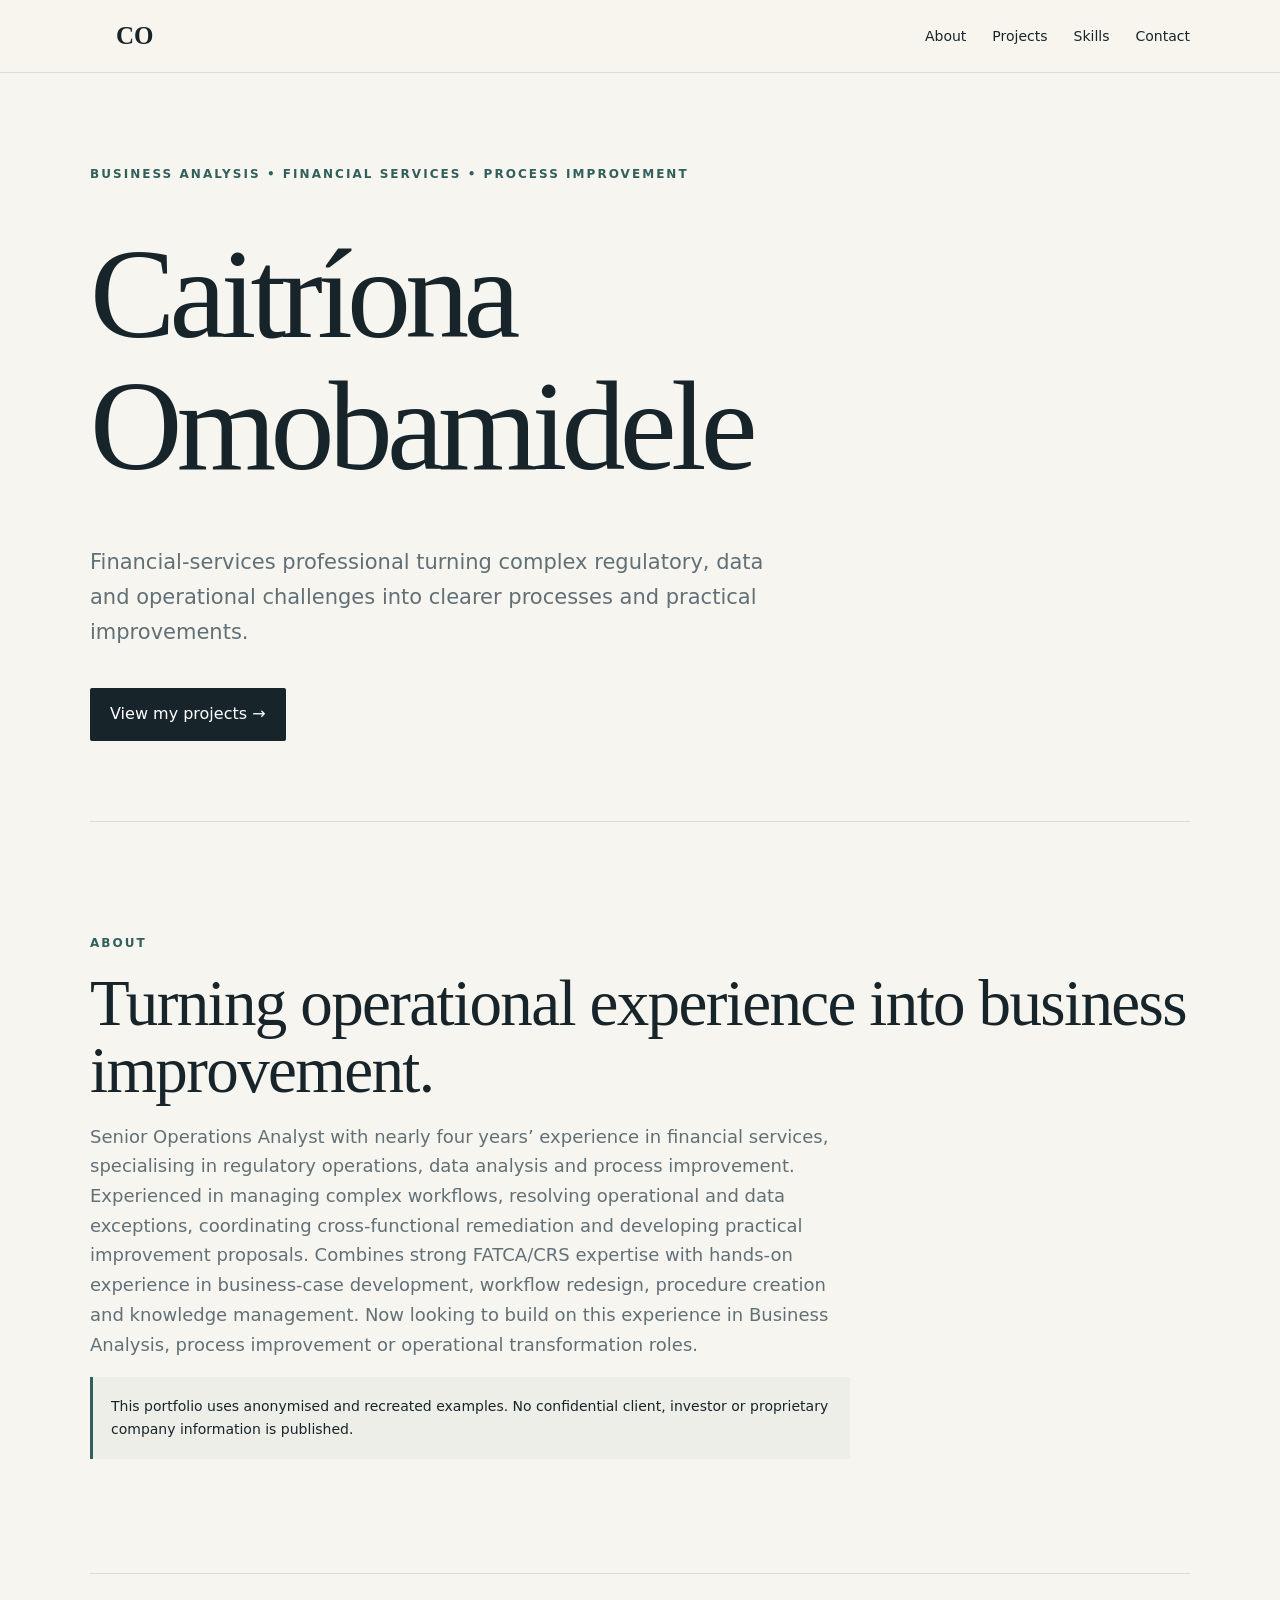
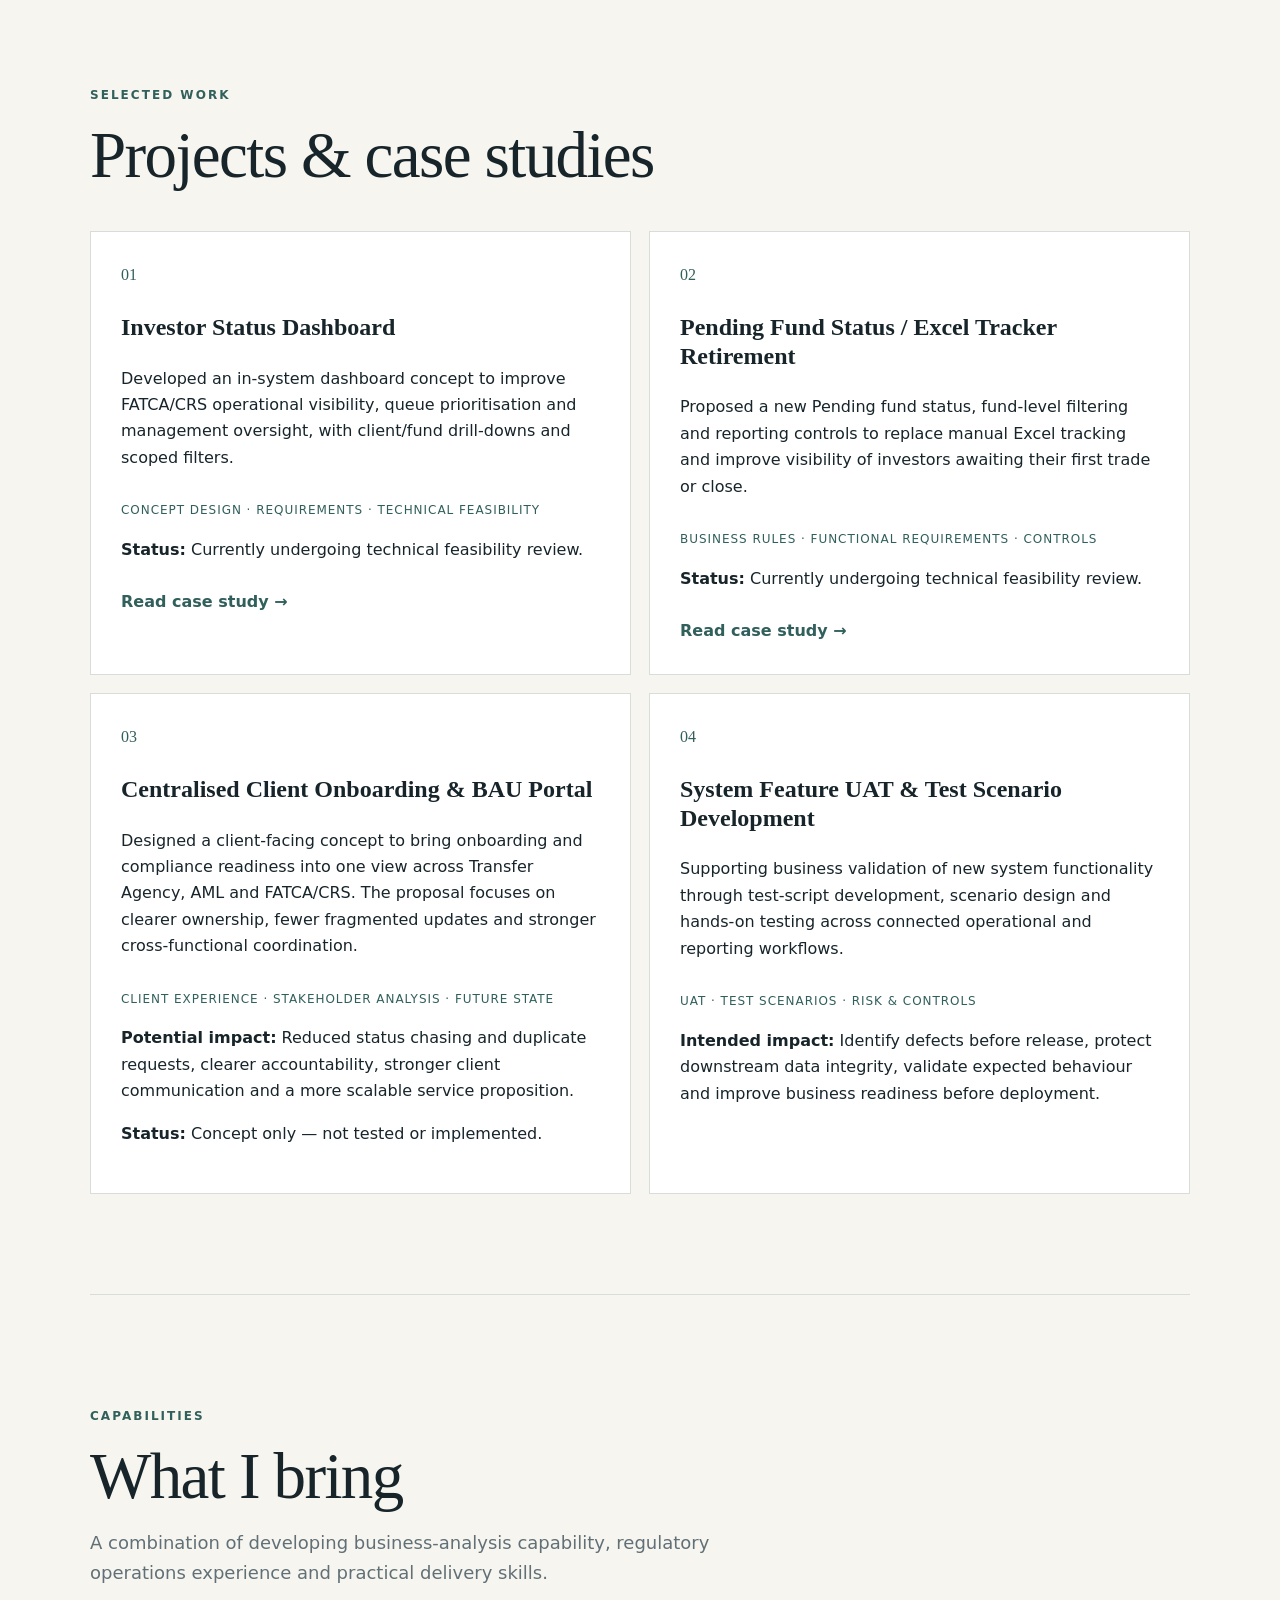
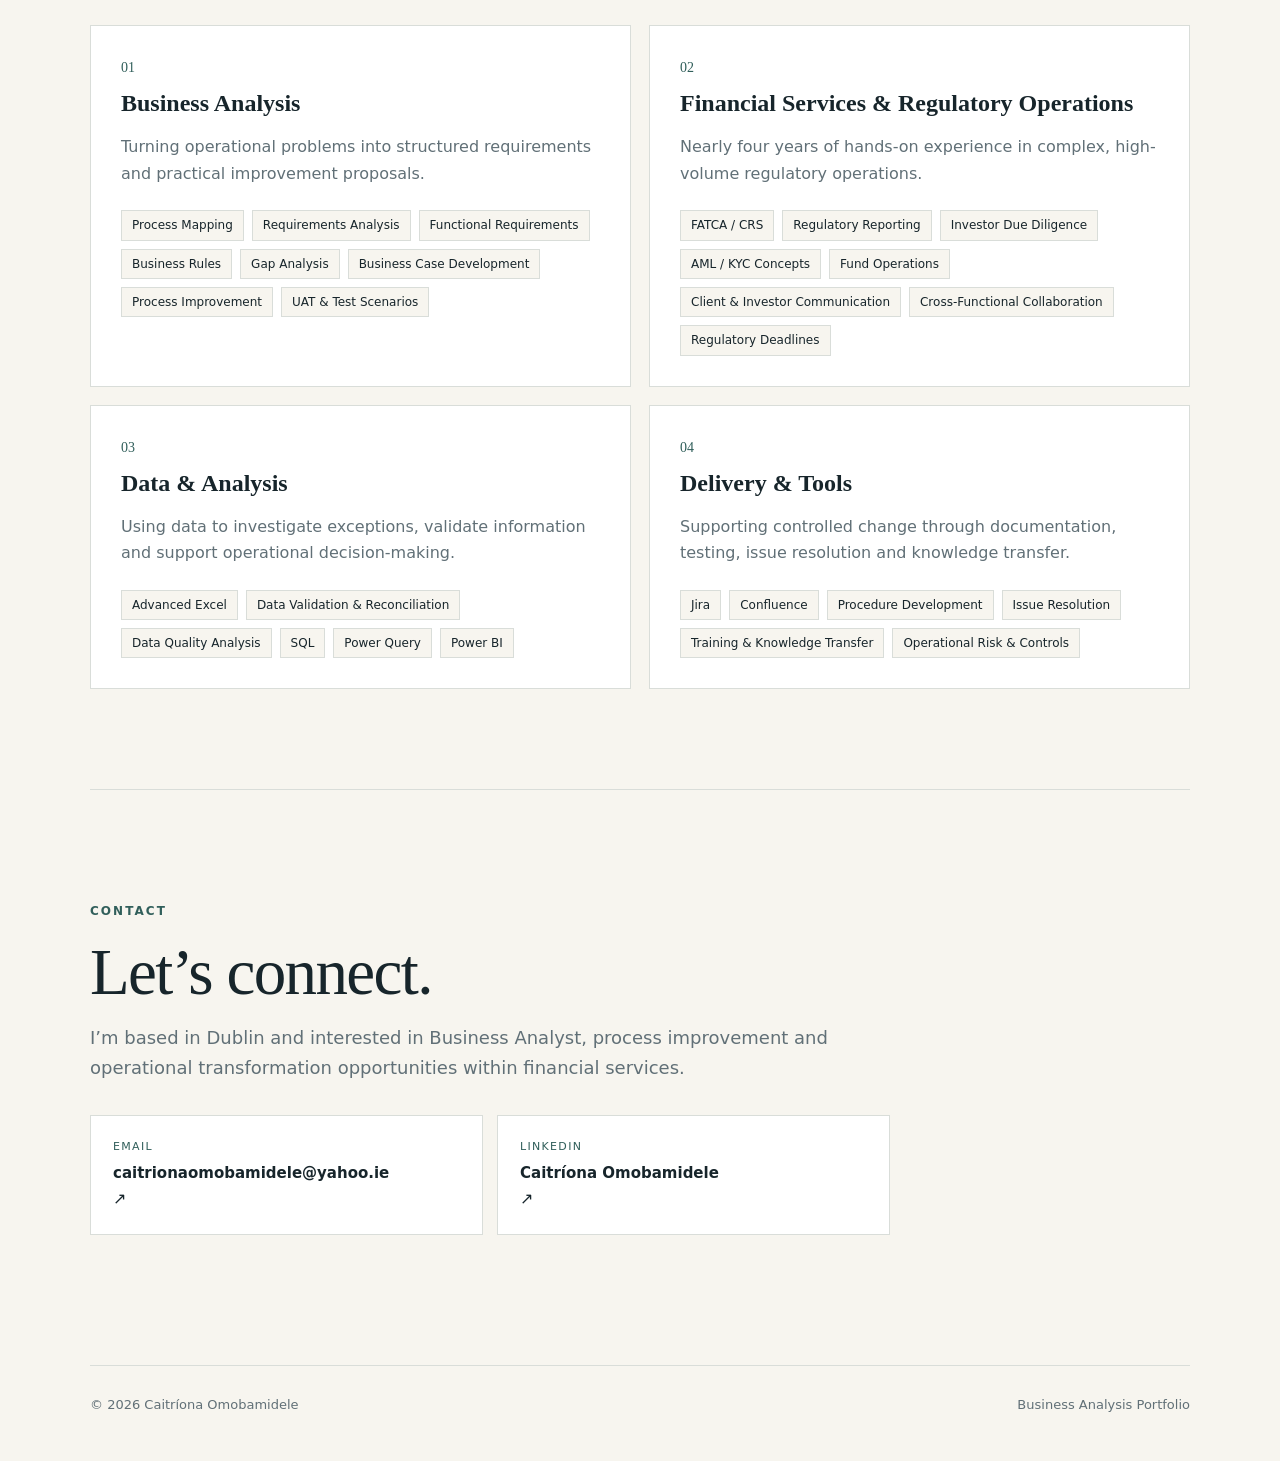
<file: index.html>
<!doctype html>
<html lang="en">
<head>
<meta charset="utf-8"><meta name="viewport" content="width=device-width,initial-scale=1">
<title>Caitríona Omobamidele | Business Analysis Portfolio</title>
<meta name="description" content="Business analysis, financial services and process improvement portfolio.">
<link rel="stylesheet" href="styles.css">
</head>
<body>
<header><nav class="wrap"><a class="brand" href="#home">CO</a><div><a href="#about">About</a><a href="#projects">Projects</a><a href="#skills">Skills</a><a href="#contact">Contact</a></div></nav></header>
<main>
<section id="home" class="hero wrap"><p class="eyebrow">BUSINESS ANALYSIS • FINANCIAL SERVICES • PROCESS IMPROVEMENT</p><h1>Caitríona<br>Omobamidele</h1><p class="lead">Financial-services professional turning complex regulatory, data and operational challenges into clearer processes and practical improvements.</p><a class="button" href="#projects">View my projects →</a></section>
<section id="about" class="wrap section"><p class="eyebrow">ABOUT</p><h2>Turning operational experience into business improvement.</h2><p class="copy">Senior Operations Analyst with nearly four years’ experience in financial services, specialising in regulatory operations, data analysis and process improvement. Experienced in managing complex workflows, resolving operational and data exceptions, coordinating cross-functional remediation and developing practical improvement proposals. Combines strong FATCA/CRS expertise with hands-on experience in business-case development, workflow redesign, procedure creation and knowledge management. Now looking to build on this experience in Business Analysis, process improvement or operational transformation roles.</p><p class="note">This portfolio uses anonymised and recreated examples. No confidential client, investor or proprietary company information is published.</p></section>
<section id="projects" class="wrap section"><p class="eyebrow">SELECTED WORK</p><h2>Projects & case studies</h2><div class="grid">
<article><span>01</span><h3>Investor Status Dashboard</h3><p>Developed an in-system dashboard concept to improve FATCA/CRS operational visibility, queue prioritisation and management oversight, with client/fund drill-downs and scoped filters.</p><p class="tags">Concept Design · Requirements · Technical Feasibility</p><p><strong>Status:</strong> Currently undergoing technical feasibility review.</p><a class="case-link" href="investor-monitoring-dashboard.html">Read case study →</a></article>
<article><span>02</span><h3>Pending Fund Status / Excel Tracker Retirement</h3><p>Proposed a new Pending fund status, fund-level filtering and reporting controls to replace manual Excel tracking and improve visibility of investors awaiting their first trade or close.</p><p class="tags">Business Rules · Functional Requirements · Controls</p><p><strong>Status:</strong> Currently undergoing technical feasibility review.</p><a class="case-link" href="pending-fund-status.html">Read case study →</a></article>
<article><span>03</span><h3>Centralised Client Onboarding & BAU Portal</h3><p>Designed a client-facing concept to bring onboarding and compliance readiness into one view across Transfer Agency, AML and FATCA/CRS. The proposal focuses on clearer ownership, fewer fragmented updates and stronger cross-functional coordination.</p><p class="tags">Client Experience · Stakeholder Analysis · Future State</p><p><strong>Potential impact:</strong> Reduced status chasing and duplicate requests, clearer accountability, stronger client communication and a more scalable service proposition.</p><p><strong>Status:</strong> Concept only — not tested or implemented.</p></article>
<article><span>04</span><h3>System Feature UAT & Test Scenario Development</h3><p>Supporting business validation of new system functionality through test-script development, scenario design and hands-on testing across connected operational and reporting workflows.</p><p class="tags">UAT · Test Scenarios · Risk & Controls</p><p><strong>Intended impact:</strong> Identify defects before release, protect downstream data integrity, validate expected behaviour and improve business readiness before deployment.</p></article>
</div></section>
<section id="skills" class="wrap section"><p class="eyebrow">CAPABILITIES</p><h2>What I bring</h2><p class="section-intro">A combination of developing business-analysis capability, regulatory operations experience and practical delivery skills.</p><div class="capability-grid">
<div class="capability-card"><p class="cap-number">01</p><h3>Business Analysis</h3><p class="cap-summary">Turning operational problems into structured requirements and practical improvement proposals.</p><div class="skill-chips"><span>Process Mapping</span><span>Requirements Analysis</span><span>Functional Requirements</span><span>Business Rules</span><span>Gap Analysis</span><span>Business Case Development</span><span>Process Improvement</span><span>UAT & Test Scenarios</span></div></div>
<div class="capability-card"><p class="cap-number">02</p><h3>Financial Services & Regulatory Operations</h3><p class="cap-summary">Nearly four years of hands-on experience in complex, high-volume regulatory operations.</p><div class="skill-chips"><span>FATCA / CRS</span><span>Regulatory Reporting</span><span>Investor Due Diligence</span><span>AML / KYC Concepts</span><span>Fund Operations</span><span>Client & Investor Communication</span><span>Cross-Functional Collaboration</span><span>Regulatory Deadlines</span></div></div>
<div class="capability-card"><p class="cap-number">03</p><h3>Data & Analysis</h3><p class="cap-summary">Using data to investigate exceptions, validate information and support operational decision-making.</p><div class="skill-chips"><span>Advanced Excel</span><span>Data Validation & Reconciliation</span><span>Data Quality Analysis</span><span>SQL</span><span>Power Query</span><span>Power BI</span></div></div>
<div class="capability-card"><p class="cap-number">04</p><h3>Delivery & Tools</h3><p class="cap-summary">Supporting controlled change through documentation, testing, issue resolution and knowledge transfer.</p><div class="skill-chips"><span>Jira</span><span>Confluence</span><span>Procedure Development</span><span>Issue Resolution</span><span>Training & Knowledge Transfer</span><span>Operational Risk & Controls</span></div></div>
</div></section>
<section id="contact" class="wrap section contact"><p class="eyebrow">CONTACT</p><h2>Let’s connect.</h2><p class="copy">I’m based in Dublin and interested in Business Analyst, process improvement and operational transformation opportunities within financial services.</p><div class="contact-links"><a href="mailto:caitrionaomobamidele@yahoo.ie"><span>Email</span><strong>caitrionaomobamidele@yahoo.ie</strong> ↗</a><a href="https://www.linkedin.com/in/caitr%C3%ADona-omobamidele-3899a21bb" target="_blank" rel="noopener noreferrer"><span>LinkedIn</span><strong>Caitríona Omobamidele</strong> ↗</a></div></section>
</main>
<footer class="wrap">© 2026 Caitríona Omobamidele <span>Business Analysis Portfolio</span></footer>
</body></html>
</file>
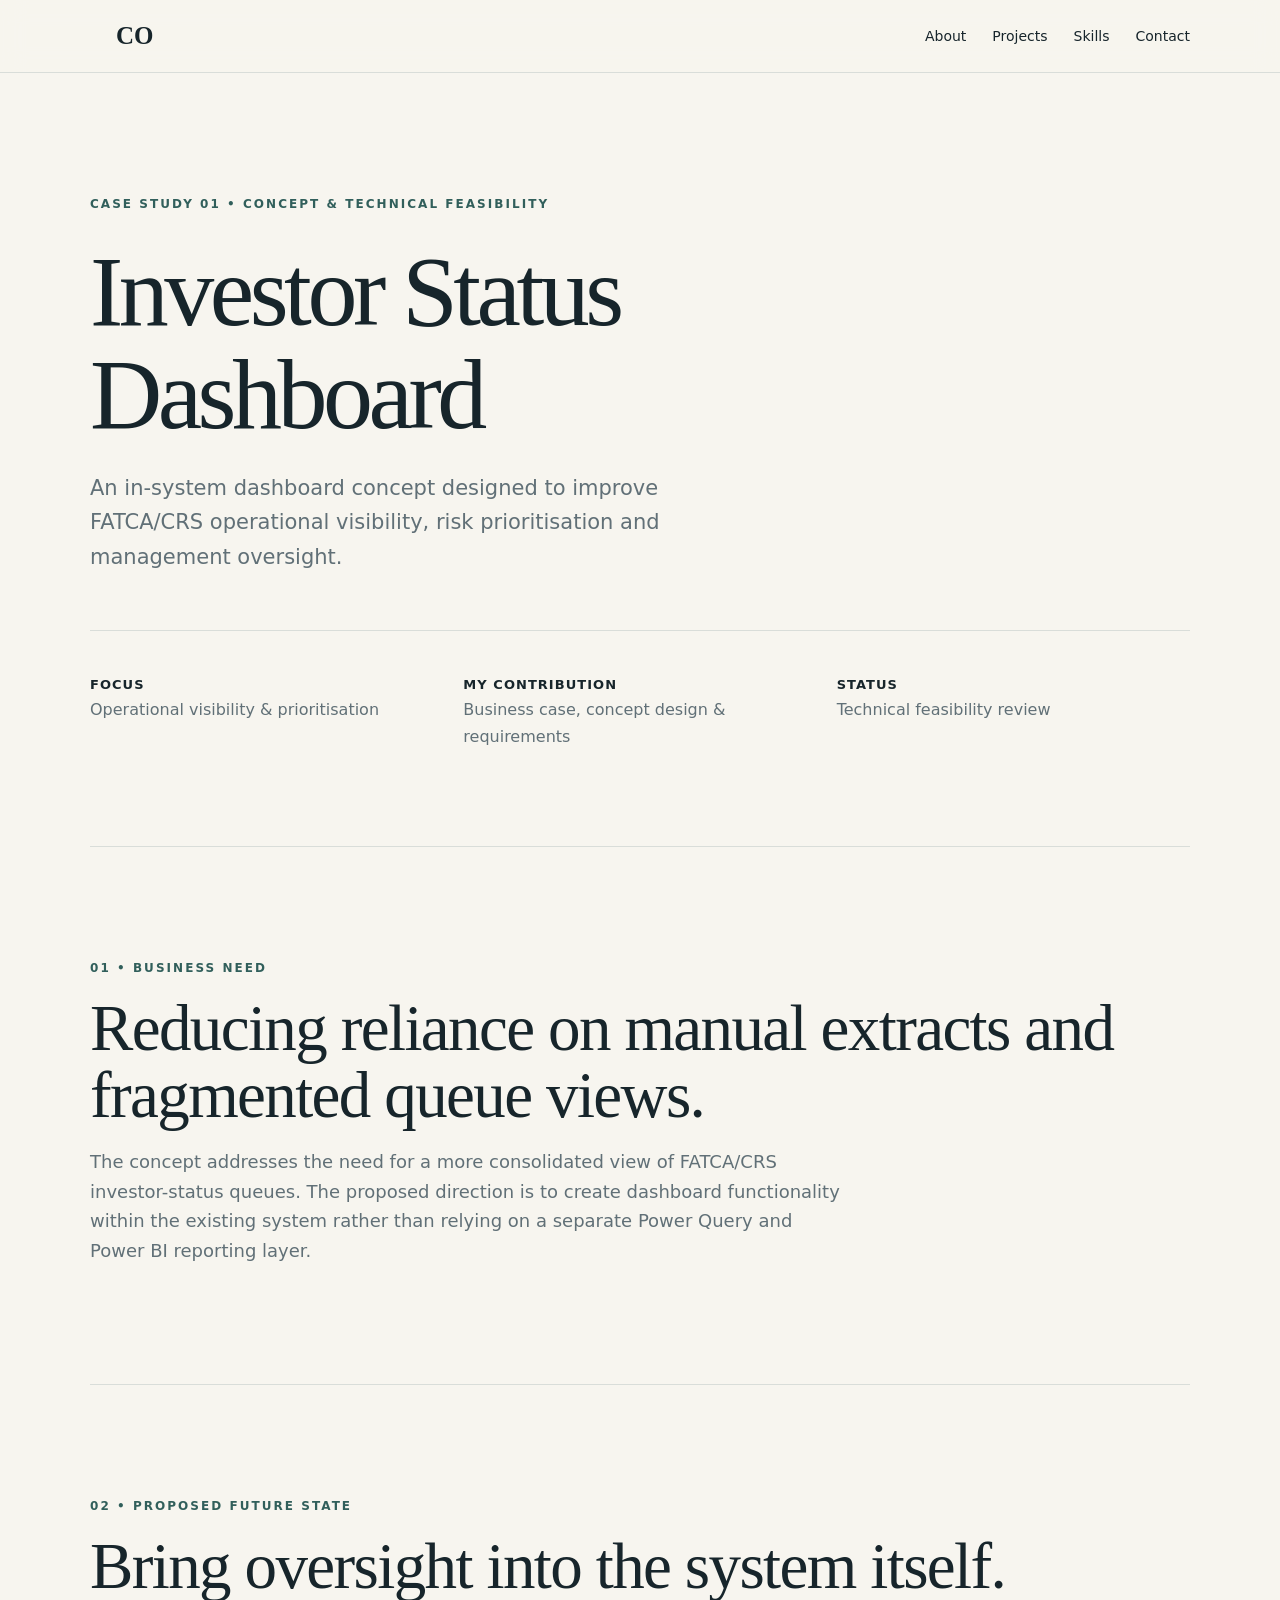
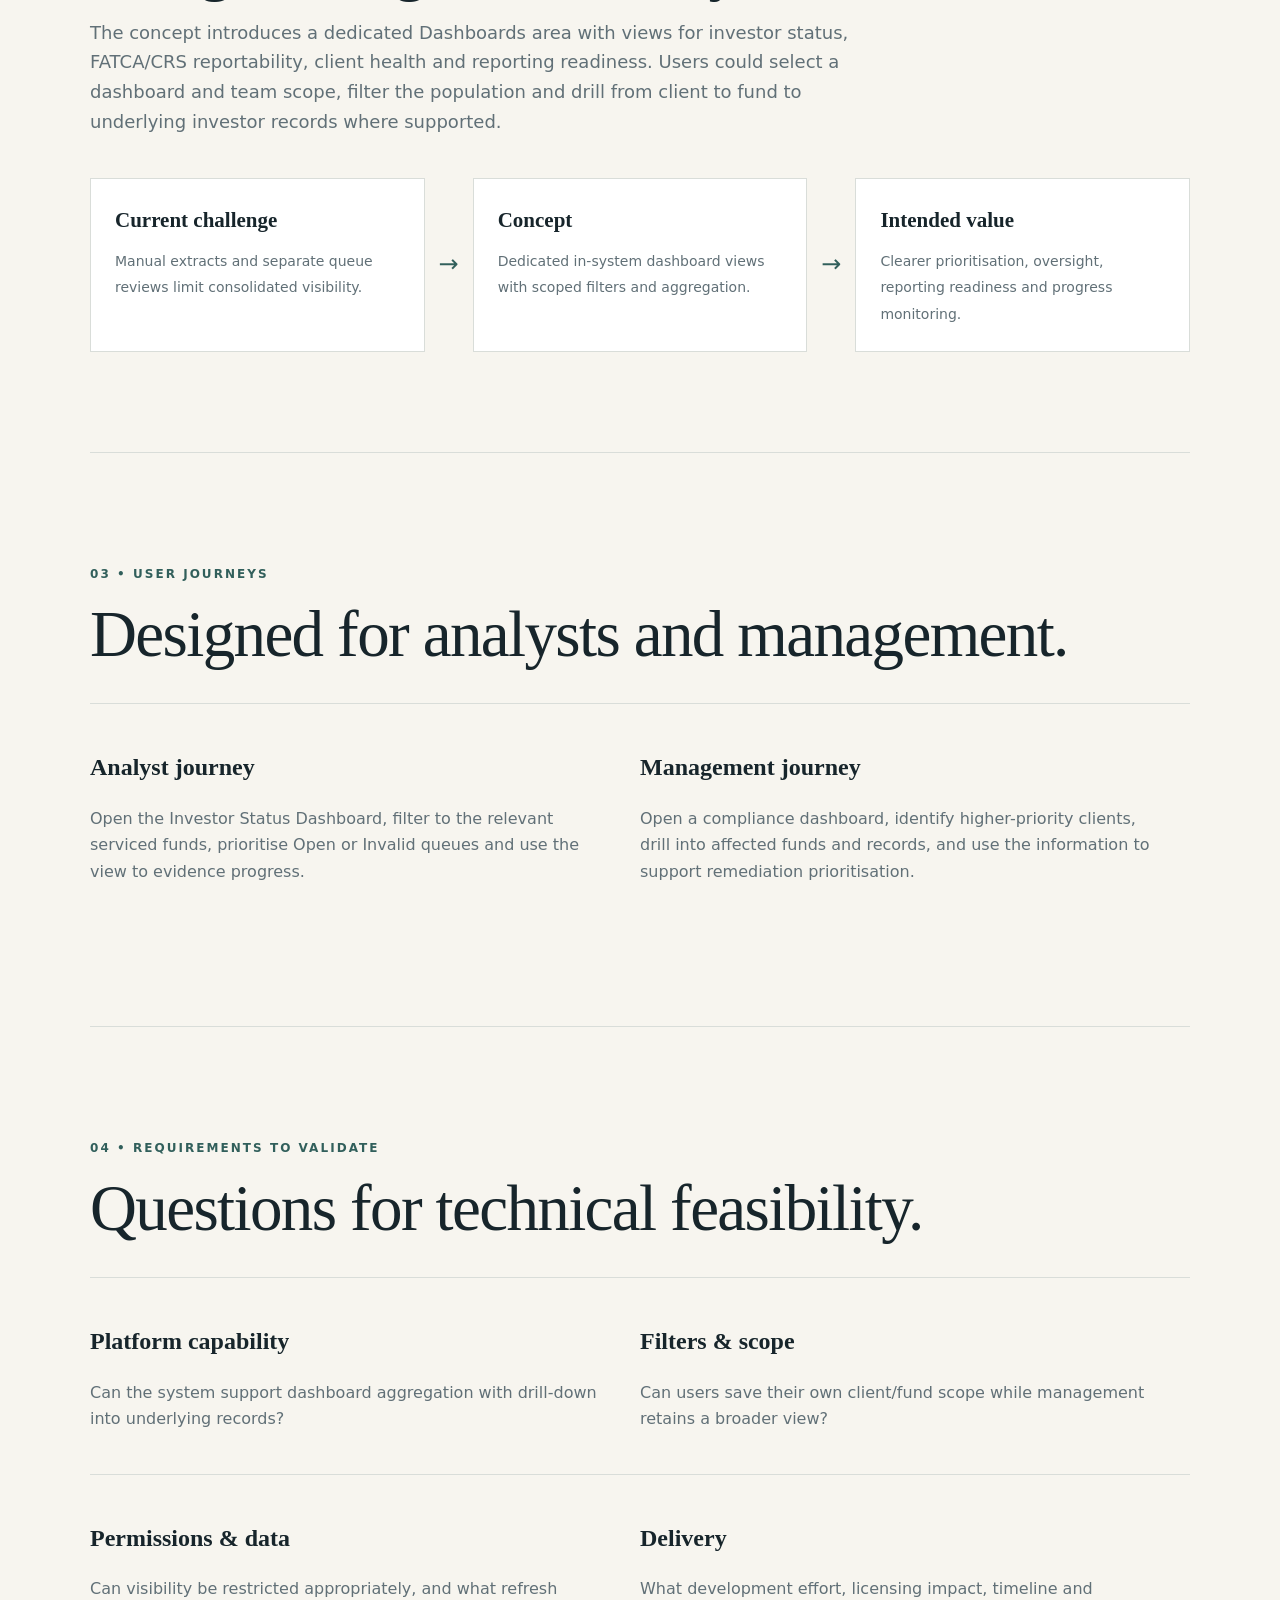
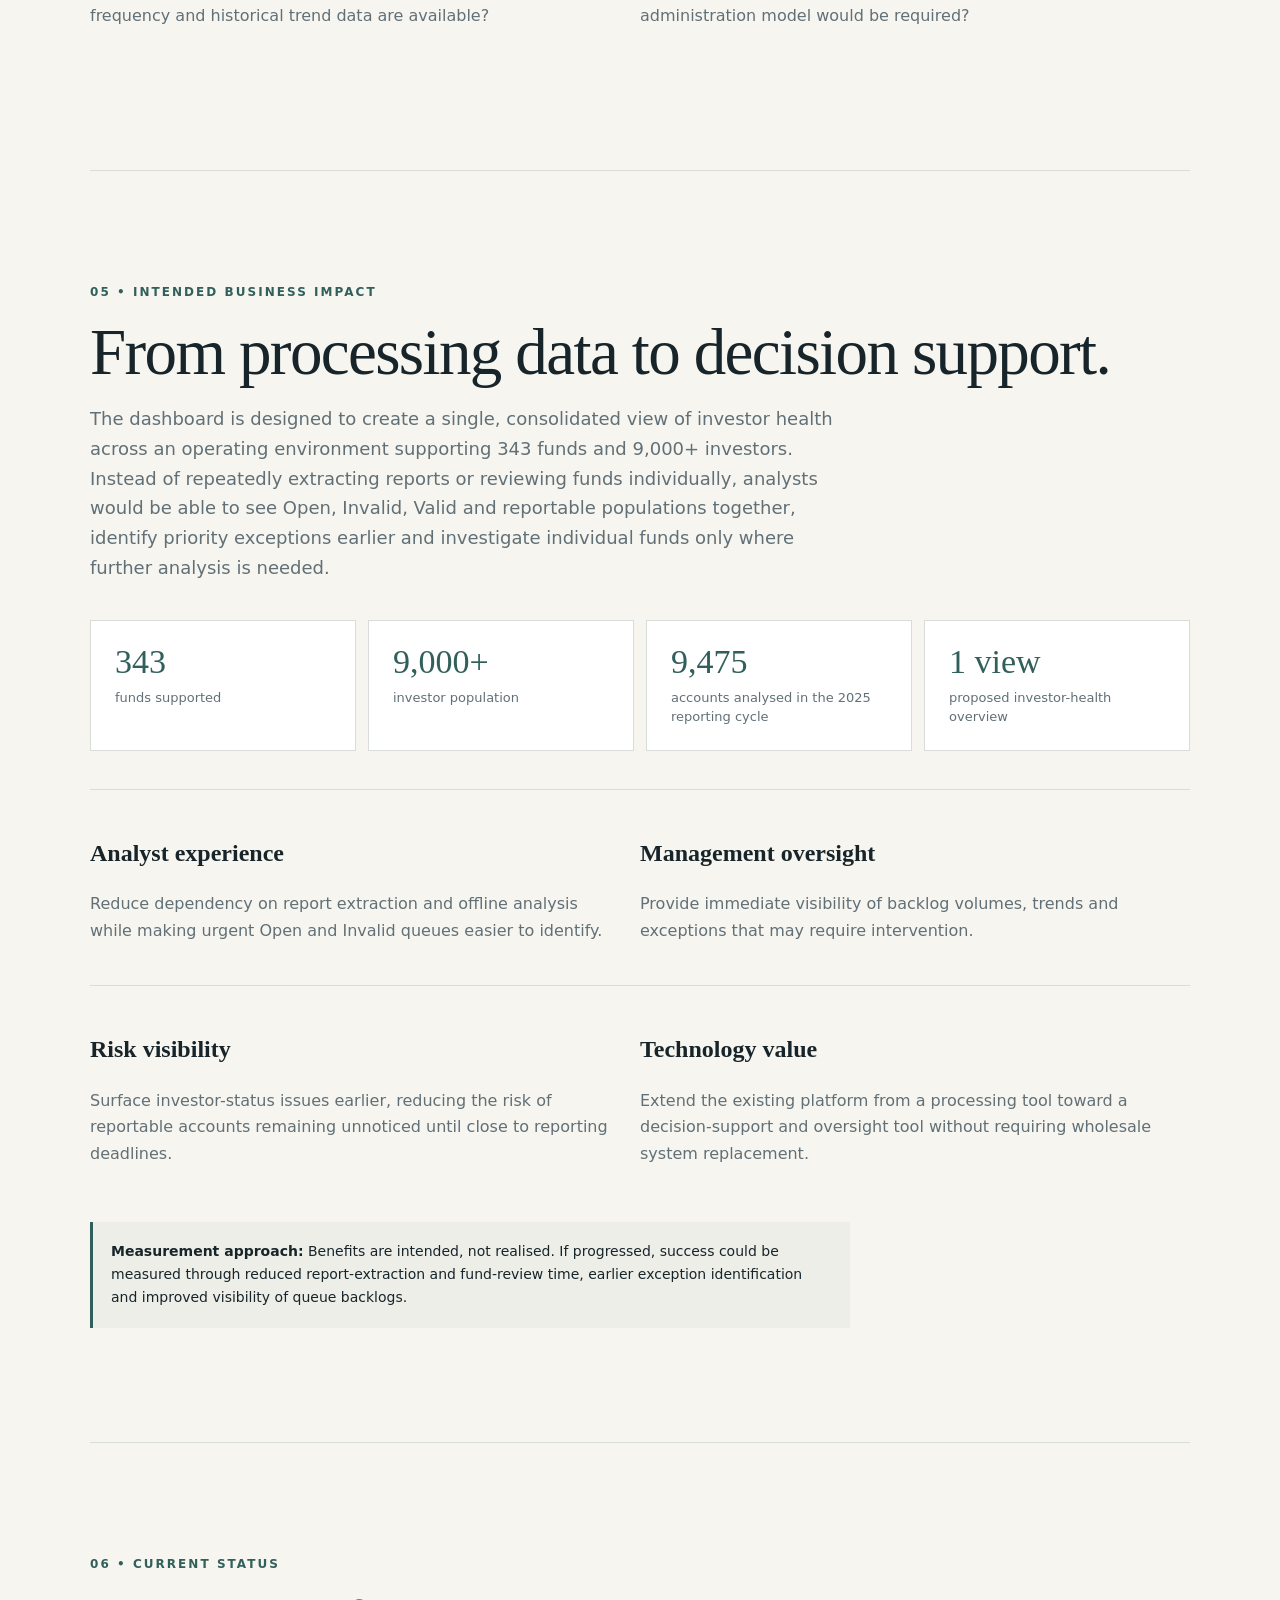
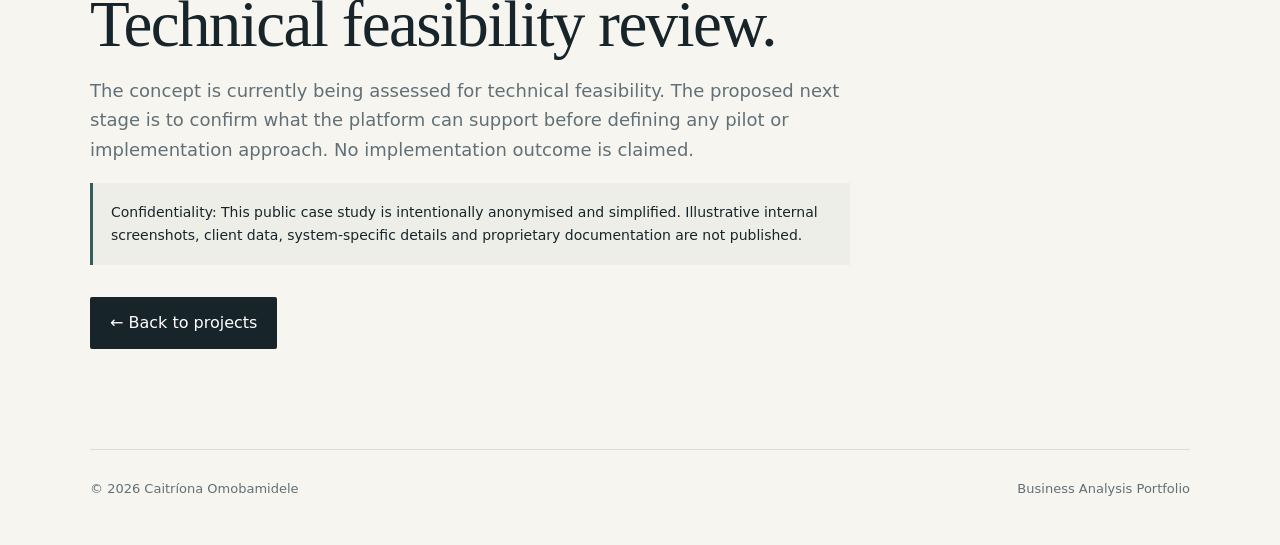
<file: investor-monitoring-dashboard.html>
<!doctype html><html lang="en"><head><meta charset="utf-8"><meta name="viewport" content="width=device-width,initial-scale=1"><title>Investor Status Dashboard | Caitríona Omobamidele</title><meta name="description" content="An anonymised BA case study for an in-system FATCA/CRS dashboard concept currently undergoing technical feasibility review."><link rel="stylesheet" href="styles.css"></head>
<body><header><nav class="wrap"><a class="brand" href="index.html">CO</a><div><a href="index.html#about">About</a><a href="index.html#projects">Projects</a><a href="index.html#skills">Skills</a><a href="index.html#contact">Contact</a></div></nav></header><main>
<section class="case-hero wrap"><p class="eyebrow">CASE STUDY 01 • CONCEPT & TECHNICAL FEASIBILITY</p><h1>Investor Status<br>Dashboard</h1><p class="lead">An in-system dashboard concept designed to improve FATCA/CRS operational visibility, risk prioritisation and management oversight.</p><div class="case-meta"><p><strong>Focus</strong><br>Operational visibility & prioritisation</p><p><strong>My contribution</strong><br>Business case, concept design & requirements</p><p><strong>Status</strong><br>Technical feasibility review</p></div></section>
<section class="wrap section"><p class="eyebrow">01 • BUSINESS NEED</p><h2>Reducing reliance on manual extracts and fragmented queue views.</h2><p class="copy">The concept addresses the need for a more consolidated view of FATCA/CRS investor-status queues. The proposed direction is to create dashboard functionality within the existing system rather than relying on a separate Power Query and Power BI reporting layer.</p></section>
<section class="wrap section"><p class="eyebrow">02 • PROPOSED FUTURE STATE</p><h2>Bring oversight into the system itself.</h2><p class="copy">The concept introduces a dedicated Dashboards area with views for investor status, FATCA/CRS reportability, client health and reporting readiness. Users could select a dashboard and team scope, filter the population and drill from client to fund to underlying investor records where supported.</p><div class="flow"><div><b>Current challenge</b><span>Manual extracts and separate queue reviews limit consolidated visibility.</span></div><i>→</i><div><b>Concept</b><span>Dedicated in-system dashboard views with scoped filters and aggregation.</span></div><i>→</i><div><b>Intended value</b><span>Clearer prioritisation, oversight, reporting readiness and progress monitoring.</span></div></div></section>
<section class="wrap section"><p class="eyebrow">03 • USER JOURNEYS</p><h2>Designed for analysts and management.</h2><div class="skills"><div><h3>Analyst journey</h3><p>Open the Investor Status Dashboard, filter to the relevant serviced funds, prioritise Open or Invalid queues and use the view to evidence progress.</p></div><div><h3>Management journey</h3><p>Open a compliance dashboard, identify higher-priority clients, drill into affected funds and records, and use the information to support remediation prioritisation.</p></div></div></section>
<section class="wrap section"><p class="eyebrow">04 • REQUIREMENTS TO VALIDATE</p><h2>Questions for technical feasibility.</h2><div class="skills"><div><h3>Platform capability</h3><p>Can the system support dashboard aggregation with drill-down into underlying records?</p></div><div><h3>Filters & scope</h3><p>Can users save their own client/fund scope while management retains a broader view?</p></div><div><h3>Permissions & data</h3><p>Can visibility be restricted appropriately, and what refresh frequency and historical trend data are available?</p></div><div><h3>Delivery</h3><p>What development effort, licensing impact, timeline and administration model would be required?</p></div></div></section>
<section class="wrap section"><p class="eyebrow">05 • INTENDED BUSINESS IMPACT</p><h2>From processing data to decision support.</h2><p class="copy">The dashboard is designed to create a single, consolidated view of investor health across an operating environment supporting 343 funds and 9,000+ investors. Instead of repeatedly extracting reports or reviewing funds individually, analysts would be able to see Open, Invalid, Valid and reportable populations together, identify priority exceptions earlier and investigate individual funds only where further analysis is needed.</p><div class="impact-grid"><div><strong>343</strong><span>funds supported</span></div><div><strong>9,000+</strong><span>investor population</span></div><div><strong>9,475</strong><span>accounts analysed in the 2025 reporting cycle</span></div><div><strong>1 view</strong><span>proposed investor-health overview</span></div></div><div class="skills"><div><h3>Analyst experience</h3><p>Reduce dependency on report extraction and offline analysis while making urgent Open and Invalid queues easier to identify.</p></div><div><h3>Management oversight</h3><p>Provide immediate visibility of backlog volumes, trends and exceptions that may require intervention.</p></div><div><h3>Risk visibility</h3><p>Surface investor-status issues earlier, reducing the risk of reportable accounts remaining unnoticed until close to reporting deadlines.</p></div><div><h3>Technology value</h3><p>Extend the existing platform from a processing tool toward a decision-support and oversight tool without requiring wholesale system replacement.</p></div></div><p class="note"><strong>Measurement approach:</strong> Benefits are intended, not realised. If progressed, success could be measured through reduced report-extraction and fund-review time, earlier exception identification and improved visibility of queue backlogs.</p></section><section class="wrap section"><p class="eyebrow">06 • CURRENT STATUS</p><h2>Technical feasibility review.</h2><p class="copy">The concept is currently being assessed for technical feasibility. The proposed next stage is to confirm what the platform can support before defining any pilot or implementation approach. No implementation outcome is claimed.</p><p class="note">Confidentiality: This public case study is intentionally anonymised and simplified. Illustrative internal screenshots, client data, system-specific details and proprietary documentation are not published.</p><a class="button" href="index.html#projects">← Back to projects</a></section>
</main><footer class="wrap">© 2026 Caitríona Omobamidele <span>Business Analysis Portfolio</span></footer></body></html>
</file>
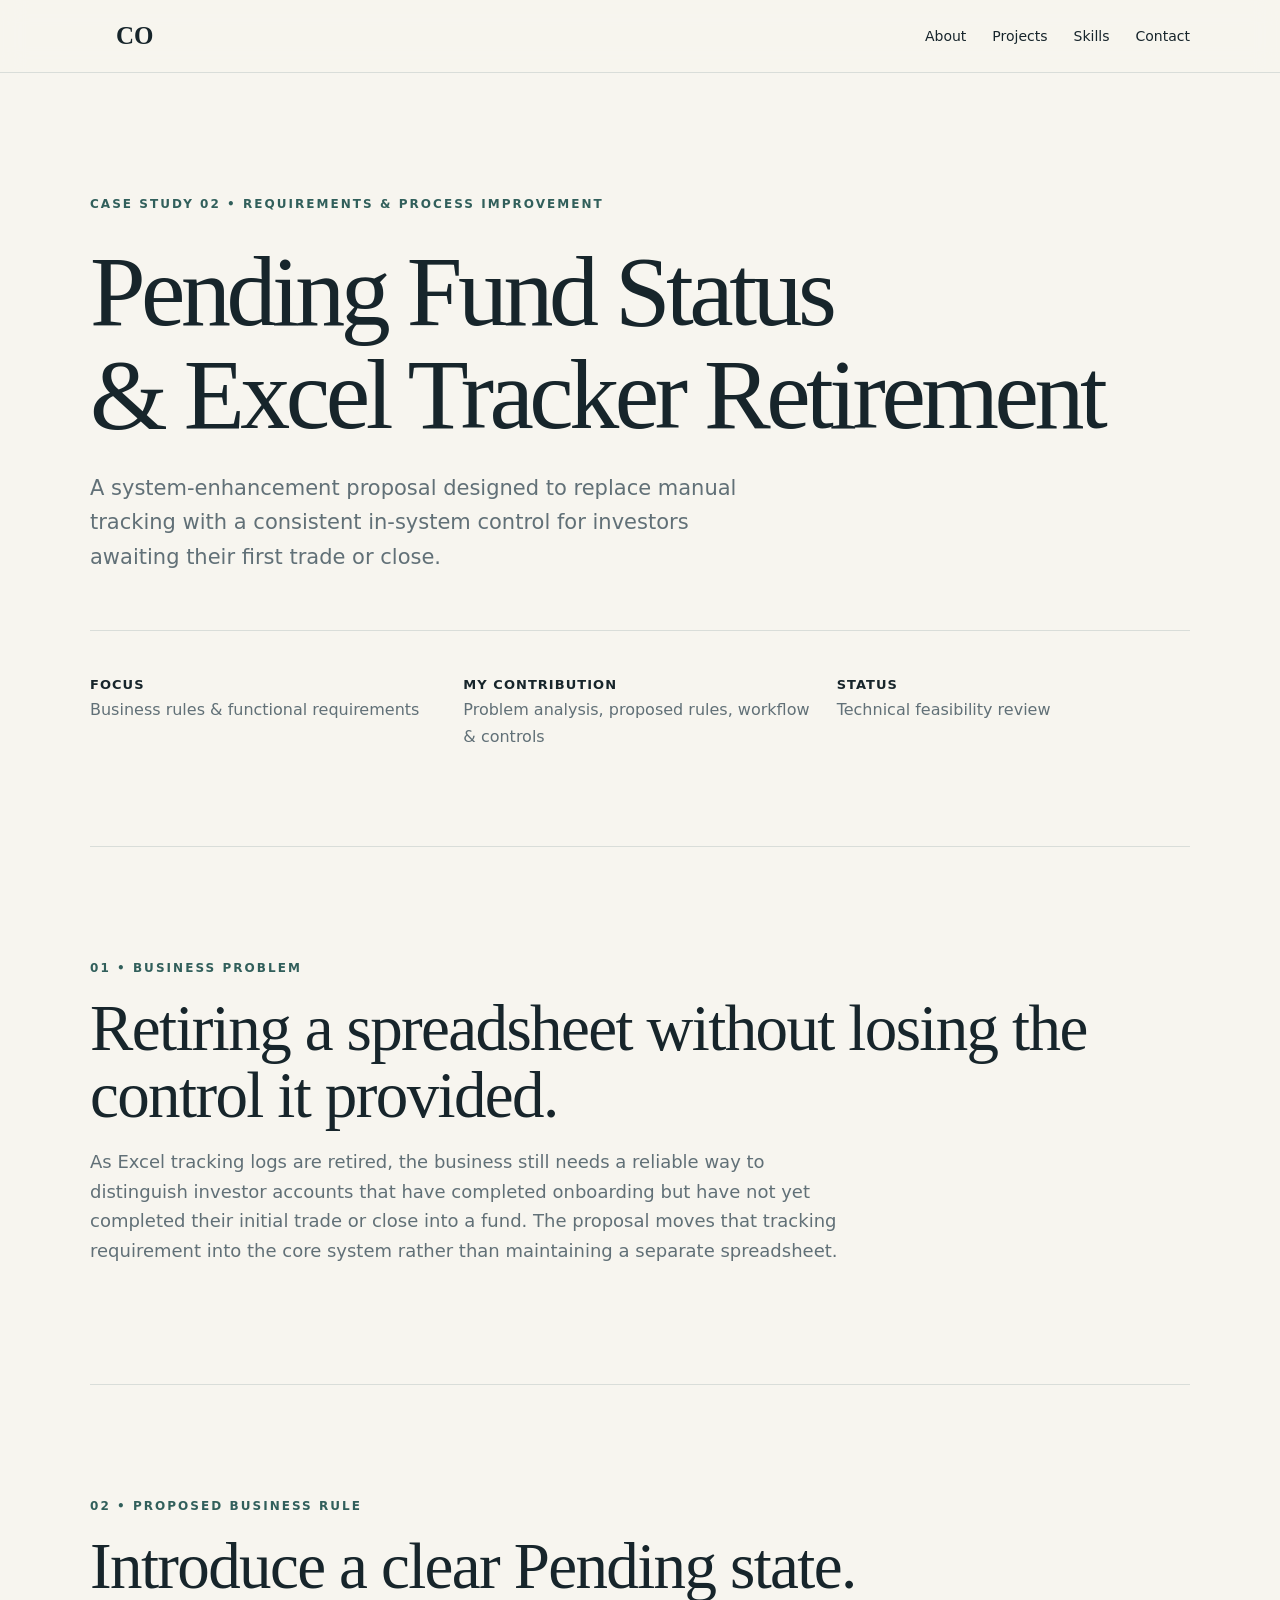
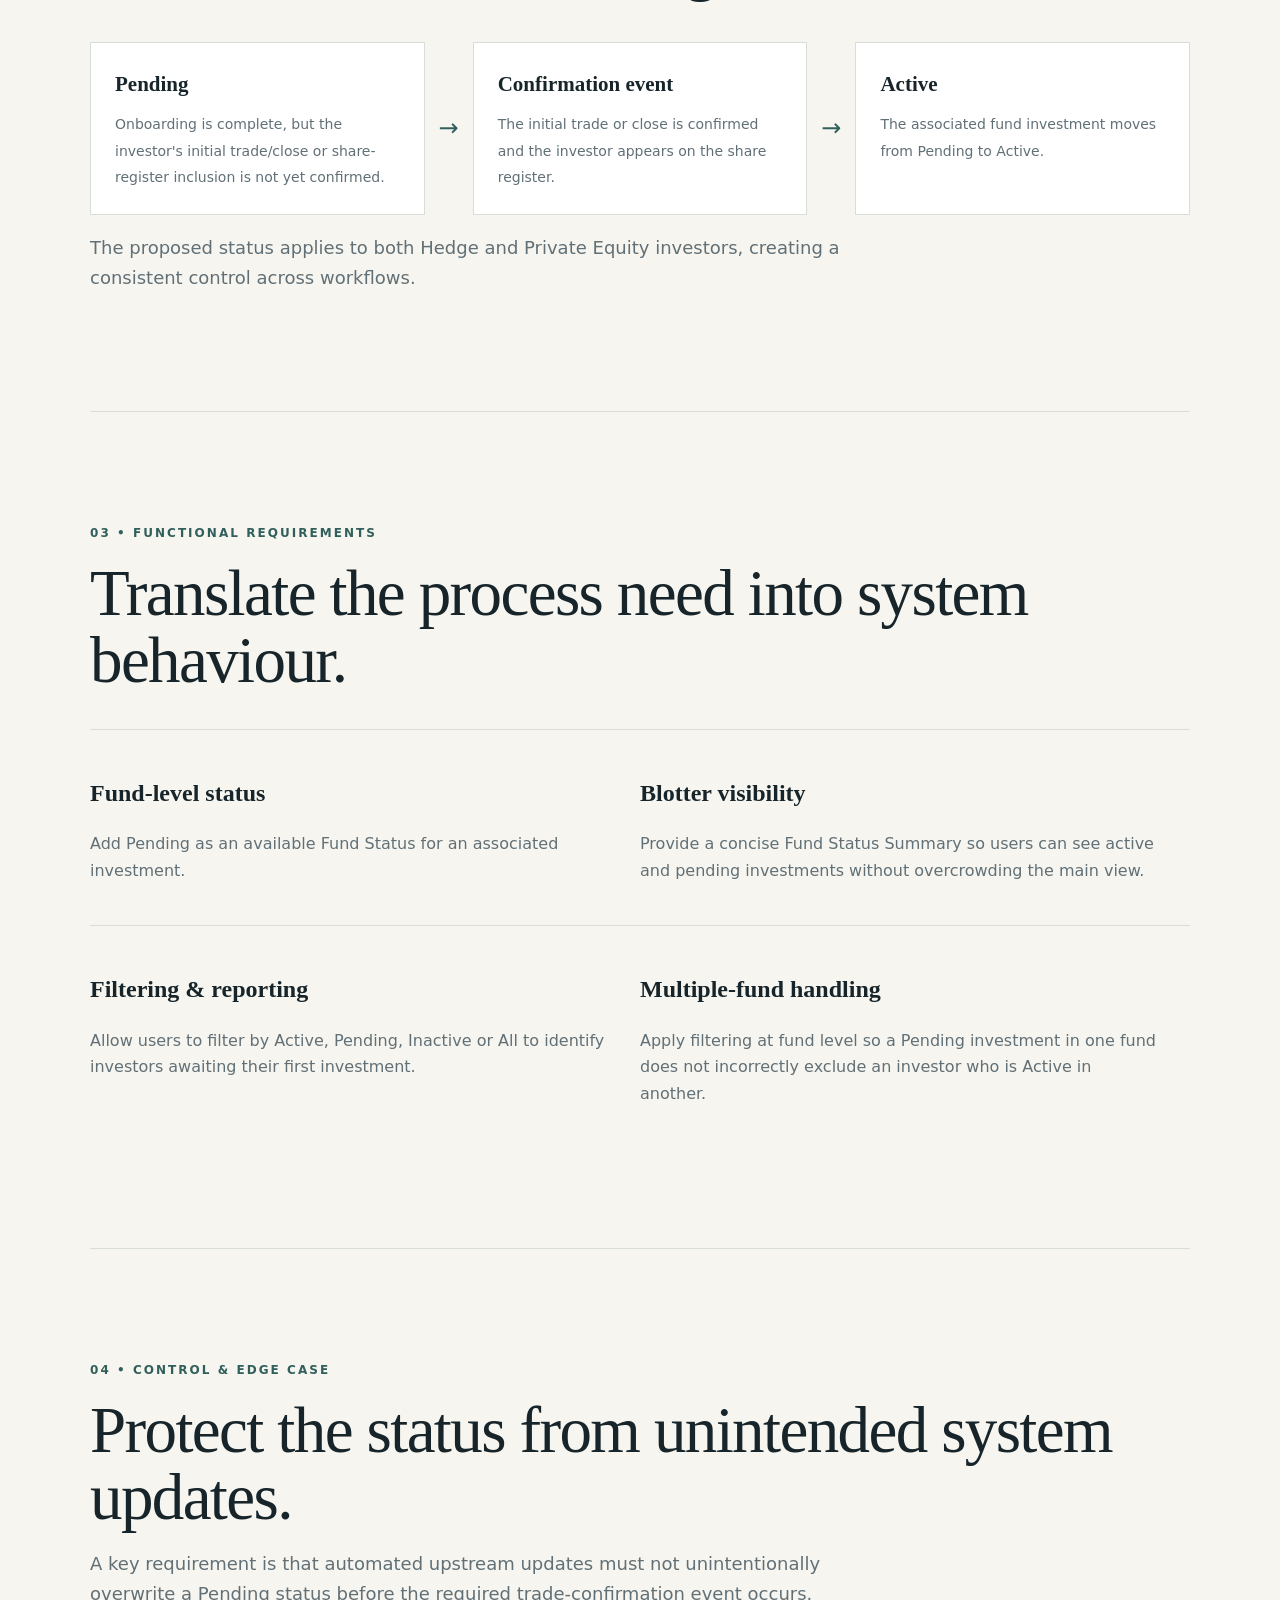
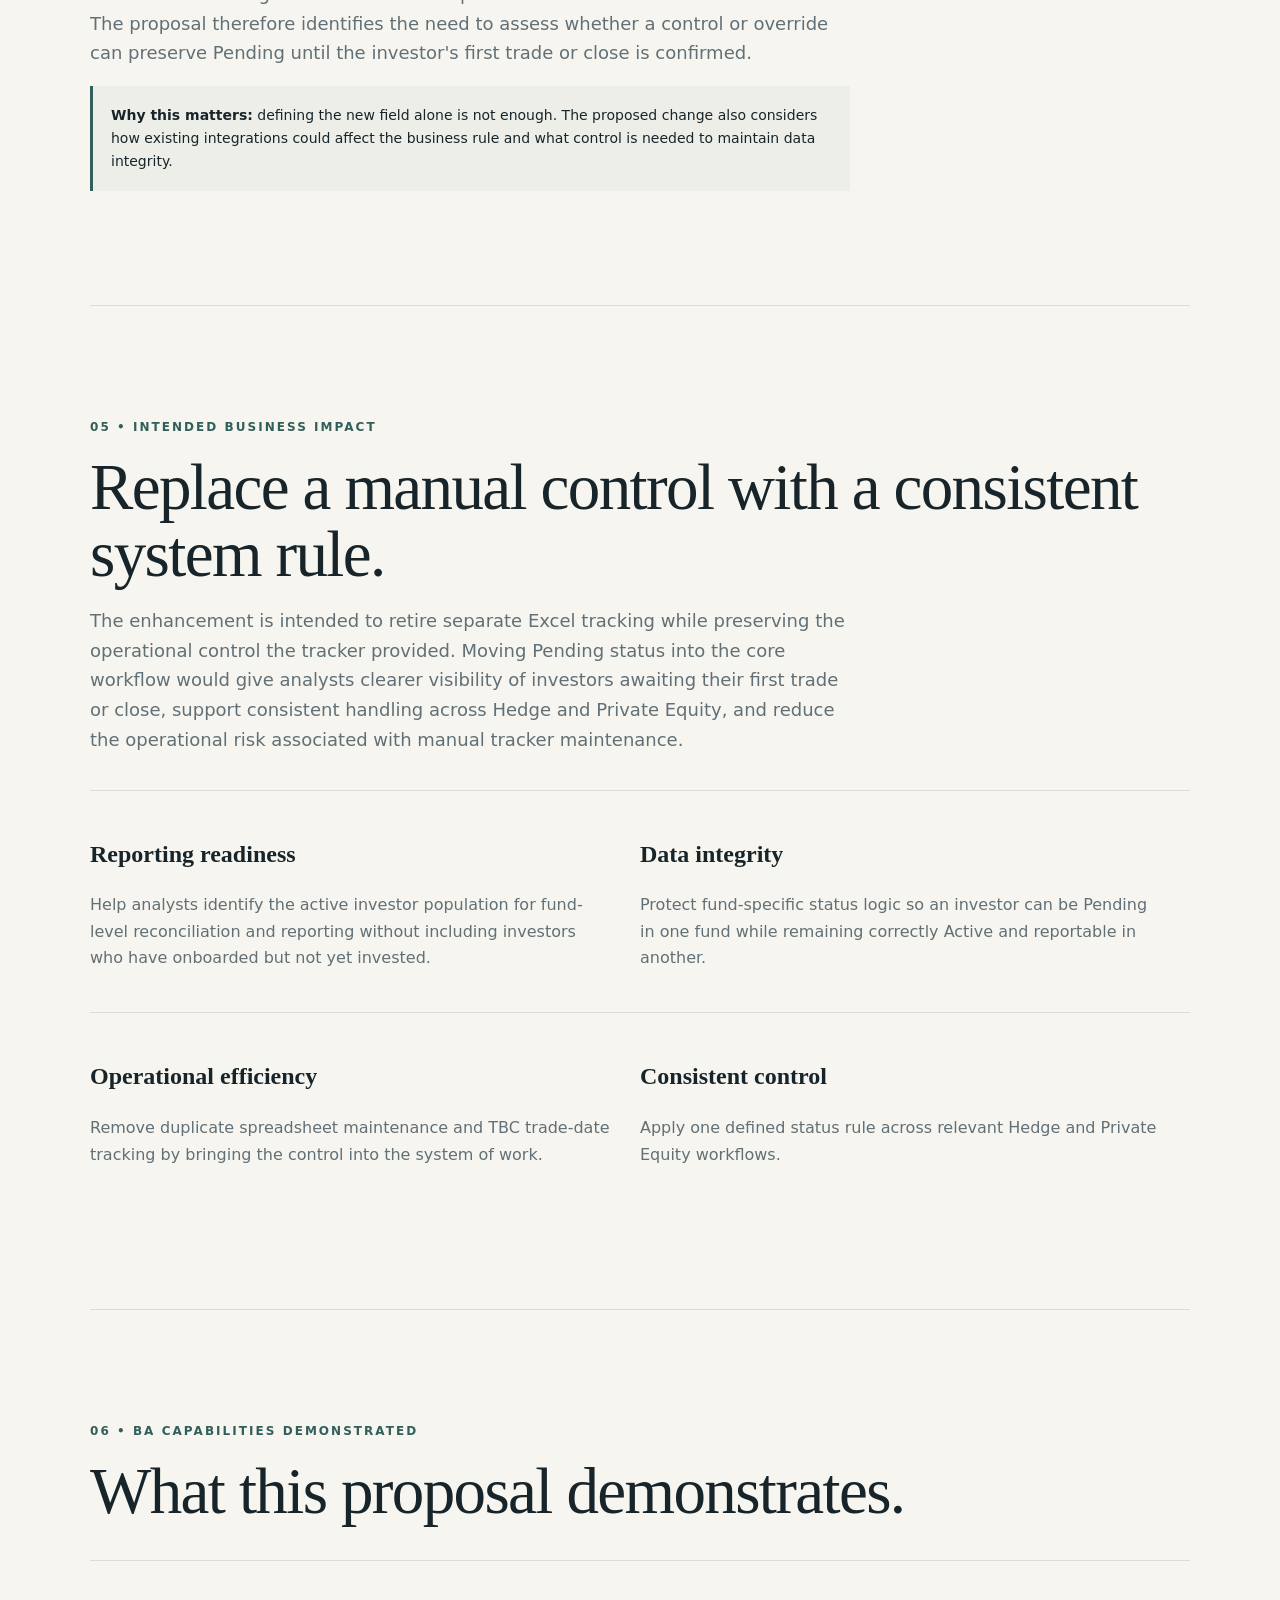
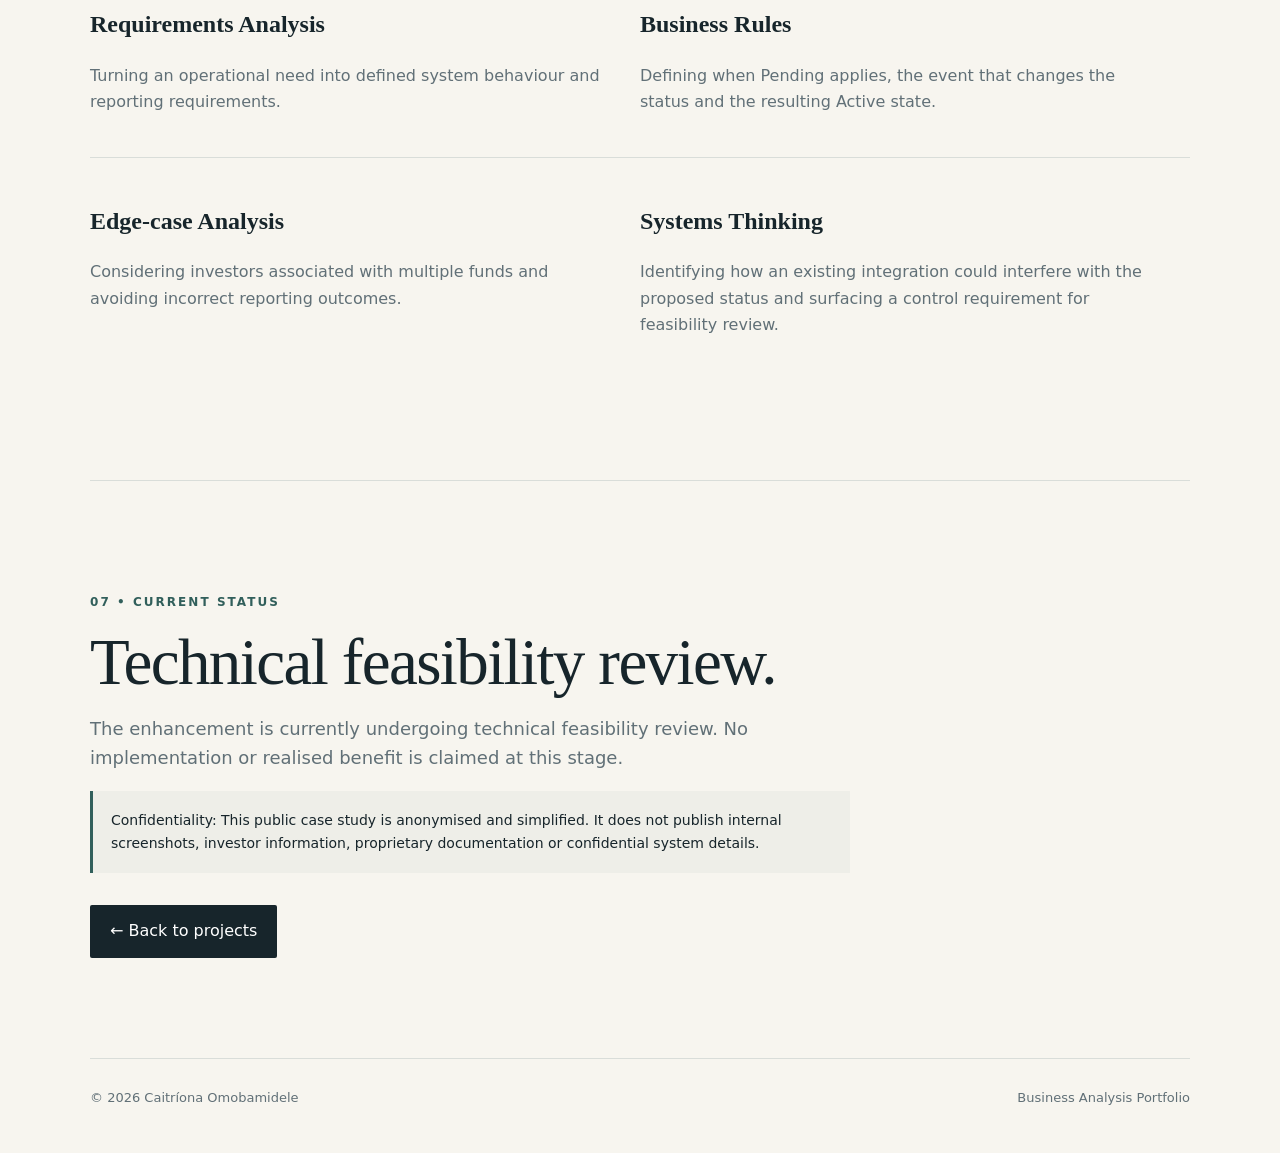
<file: pending-fund-status.html>
<!doctype html><html lang="en"><head><meta charset="utf-8"><meta name="viewport" content="width=device-width,initial-scale=1"><title>Pending Fund Status | Caitríona Omobamidele</title><meta name="description" content="An anonymised business analysis case study for replacing manual Excel tracking with a Pending fund status and system controls."><link rel="stylesheet" href="styles.css"></head>
<body><header><nav class="wrap"><a class="brand" href="index.html">CO</a><div><a href="index.html#about">About</a><a href="index.html#projects">Projects</a><a href="index.html#skills">Skills</a><a href="index.html#contact">Contact</a></div></nav></header><main>
<section class="case-hero wrap"><p class="eyebrow">CASE STUDY 02 • REQUIREMENTS & PROCESS IMPROVEMENT</p><h1>Pending Fund Status<br>& Excel Tracker Retirement</h1><p class="lead">A system-enhancement proposal designed to replace manual tracking with a consistent in-system control for investors awaiting their first trade or close.</p><div class="case-meta"><p><strong>Focus</strong><br>Business rules & functional requirements</p><p><strong>My contribution</strong><br>Problem analysis, proposed rules, workflow & controls</p><p><strong>Status</strong><br>Technical feasibility review</p></div></section>
<section class="wrap section"><p class="eyebrow">01 • BUSINESS PROBLEM</p><h2>Retiring a spreadsheet without losing the control it provided.</h2><p class="copy">As Excel tracking logs are retired, the business still needs a reliable way to distinguish investor accounts that have completed onboarding but have not yet completed their initial trade or close into a fund. The proposal moves that tracking requirement into the core system rather than maintaining a separate spreadsheet.</p></section>
<section class="wrap section"><p class="eyebrow">02 • PROPOSED BUSINESS RULE</p><h2>Introduce a clear Pending state.</h2><div class="flow"><div><b>Pending</b><span>Onboarding is complete, but the investor's initial trade/close or share-register inclusion is not yet confirmed.</span></div><i>→</i><div><b>Confirmation event</b><span>The initial trade or close is confirmed and the investor appears on the share register.</span></div><i>→</i><div><b>Active</b><span>The associated fund investment moves from Pending to Active.</span></div></div><p class="copy">The proposed status applies to both Hedge and Private Equity investors, creating a consistent control across workflows.</p></section>
<section class="wrap section"><p class="eyebrow">03 • FUNCTIONAL REQUIREMENTS</p><h2>Translate the process need into system behaviour.</h2><div class="skills"><div><h3>Fund-level status</h3><p>Add Pending as an available Fund Status for an associated investment.</p></div><div><h3>Blotter visibility</h3><p>Provide a concise Fund Status Summary so users can see active and pending investments without overcrowding the main view.</p></div><div><h3>Filtering & reporting</h3><p>Allow users to filter by Active, Pending, Inactive or All to identify investors awaiting their first investment.</p></div><div><h3>Multiple-fund handling</h3><p>Apply filtering at fund level so a Pending investment in one fund does not incorrectly exclude an investor who is Active in another.</p></div></div></section>
<section class="wrap section"><p class="eyebrow">04 • CONTROL & EDGE CASE</p><h2>Protect the status from unintended system updates.</h2><p class="copy">A key requirement is that automated upstream updates must not unintentionally overwrite a Pending status before the required trade-confirmation event occurs. The proposal therefore identifies the need to assess whether a control or override can preserve Pending until the investor's first trade or close is confirmed.</p><p class="note"><strong>Why this matters:</strong> defining the new field alone is not enough. The proposed change also considers how existing integrations could affect the business rule and what control is needed to maintain data integrity.</p></section>
<section class="wrap section"><p class="eyebrow">05 • INTENDED BUSINESS IMPACT</p><h2>Replace a manual control with a consistent system rule.</h2><p class="copy">The enhancement is intended to retire separate Excel tracking while preserving the operational control the tracker provided. Moving Pending status into the core workflow would give analysts clearer visibility of investors awaiting their first trade or close, support consistent handling across Hedge and Private Equity, and reduce the operational risk associated with manual tracker maintenance.</p><div class="skills"><div><h3>Reporting readiness</h3><p>Help analysts identify the active investor population for fund-level reconciliation and reporting without including investors who have onboarded but not yet invested.</p></div><div><h3>Data integrity</h3><p>Protect fund-specific status logic so an investor can be Pending in one fund while remaining correctly Active and reportable in another.</p></div><div><h3>Operational efficiency</h3><p>Remove duplicate spreadsheet maintenance and TBC trade-date tracking by bringing the control into the system of work.</p></div><div><h3>Consistent control</h3><p>Apply one defined status rule across relevant Hedge and Private Equity workflows.</p></div></div></section>
<section class="wrap section"><p class="eyebrow">06 • BA CAPABILITIES DEMONSTRATED</p><h2>What this proposal demonstrates.</h2><div class="skills"><div><h3>Requirements Analysis</h3><p>Turning an operational need into defined system behaviour and reporting requirements.</p></div><div><h3>Business Rules</h3><p>Defining when Pending applies, the event that changes the status and the resulting Active state.</p></div><div><h3>Edge-case Analysis</h3><p>Considering investors associated with multiple funds and avoiding incorrect reporting outcomes.</p></div><div><h3>Systems Thinking</h3><p>Identifying how an existing integration could interfere with the proposed status and surfacing a control requirement for feasibility review.</p></div></div></section>
<section class="wrap section"><p class="eyebrow">07 • CURRENT STATUS</p><h2>Technical feasibility review.</h2><p class="copy">The enhancement is currently undergoing technical feasibility review. No implementation or realised benefit is claimed at this stage.</p><p class="note">Confidentiality: This public case study is anonymised and simplified. It does not publish internal screenshots, investor information, proprietary documentation or confidential system details.</p><a class="button" href="index.html#projects">← Back to projects</a></section>
</main><footer class="wrap">© 2026 Caitríona Omobamidele <span>Business Analysis Portfolio</span></footer></body></html>
</file>
<file: styles.css>
:root{--ink:#17252b;--muted:#617077;--paper:#f7f5ef;--card:#fff;--line:#d9ddd9;--accent:#315f5b}*{box-sizing:border-box}html{scroll-behavior:smooth}body{margin:0;background:var(--paper);color:var(--ink);font-family:Inter,ui-sans-serif,system-ui,-apple-system,BlinkMacSystemFont,"Segoe UI",sans-serif;line-height:1.65}.wrap{width:min(1100px,88%);margin:auto}header{position:sticky;top:0;background:rgba(247,245,239,.94);backdrop-filter:blur(12px);border-bottom:1px solid var(--line);z-index:5}nav{height:72px;display:flex;align-items:center;justify-content:space-between}.brand{font-family:Georgia,serif;font-size:25px;font-weight:700}nav a{color:var(--ink);text-decoration:none;margin-left:26px;font-size:14px}.hero{min-height:78vh;display:flex;flex-direction:column;justify-content:center;padding:80px 0}.eyebrow{font-size:12px;letter-spacing:.17em;font-weight:700;color:var(--accent)}h1,h2{font-family:Georgia,"Times New Roman",serif;line-height:1.03;margin:.25em 0}h1{font-size:clamp(64px,10vw,128px);font-weight:500;letter-spacing:-.045em}h2{font-size:clamp(38px,6vw,65px);font-weight:500;letter-spacing:-.025em}.lead{max-width:680px;font-size:21px;color:var(--muted)}.button{display:inline-block;align-self:flex-start;margin-top:18px;background:var(--ink);color:white;padding:13px 20px;text-decoration:none;border-radius:2px}.section{padding:100px 0;border-top:1px solid var(--line)}.copy{max-width:760px;font-size:18px;color:var(--muted)}.note{max-width:760px;padding:18px;border-left:3px solid var(--accent);background:#eeeee8;font-size:14px}.grid{display:grid;grid-template-columns:1fr 1fr;gap:18px;margin-top:42px}.grid article{background:var(--card);border:1px solid var(--line);padding:30px;min-height:280px}.grid article span{font-family:Georgia,serif;color:var(--accent)}h3{font-family:Georgia,serif;font-size:24px;line-height:1.2}.tags{font-size:12px;text-transform:uppercase;letter-spacing:.08em;color:var(--accent);margin-top:30px}.skills{display:grid;grid-template-columns:1fr 1fr;gap:0;margin-top:35px}.skills div{padding:25px 30px 25px 0;border-top:1px solid var(--line)}.skills p{color:var(--muted)}.contact{padding-bottom:130px}footer{border-top:1px solid var(--line);padding:28px 0 45px;font-size:13px;color:var(--muted);display:flex;justify-content:space-between}@media(max-width:700px){nav div a{margin-left:12px;font-size:12px}nav div a:first-child{display:none}.grid,.skills{grid-template-columns:1fr}.hero{min-height:70vh}.section{padding:70px 0}footer{display:block}footer span{display:block;margin-top:6px}}
.case-hero{padding:110px 0 80px}.case-hero h1{font-size:clamp(52px,8vw,100px)}.case-meta{display:grid;grid-template-columns:repeat(3,1fr);gap:20px;margin-top:55px;padding-top:24px;border-top:1px solid var(--line);color:var(--muted)}.case-meta strong{color:var(--ink);font-size:13px;text-transform:uppercase;letter-spacing:.08em}.flow{display:grid;grid-template-columns:1fr auto 1fr auto 1fr;align-items:stretch;gap:14px;margin-top:42px}.flow div{background:var(--card);border:1px solid var(--line);padding:24px}.flow b{display:block;font-family:Georgia,serif;font-size:21px;margin-bottom:10px}.flow span{color:var(--muted);font-size:14px}.flow i{align-self:center;font-style:normal;font-size:24px;color:var(--accent)}.case-link{display:inline-block;margin-top:10px;color:var(--accent);font-weight:700;text-decoration:none}.case-link:hover{text-decoration:underline}@media(max-width:700px){.case-meta{grid-template-columns:1fr}.flow{grid-template-columns:1fr}.flow i{transform:rotate(90deg);justify-self:center}.case-hero{padding:75px 0 55px}}
.impact-grid{display:grid;grid-template-columns:repeat(4,1fr);gap:12px;margin:38px 0}.impact-grid div{background:var(--card);border:1px solid var(--line);padding:24px}.impact-grid strong{display:block;font-family:Georgia,serif;font-size:34px;font-weight:500;color:var(--accent);line-height:1}.impact-grid span{display:block;margin-top:10px;font-size:13px;color:var(--muted);line-height:1.4}@media(max-width:700px){.impact-grid{grid-template-columns:1fr 1fr}}
.section-intro{max-width:680px;font-size:18px;color:var(--muted);margin-bottom:38px}.capability-grid{display:grid;grid-template-columns:1fr 1fr;gap:18px}.capability-card{background:var(--card);border:1px solid var(--line);padding:30px}.cap-number{margin:0;color:var(--accent);font-family:Georgia,serif;font-size:14px}.capability-card h3{margin:10px 0}.cap-summary{color:var(--muted);min-height:54px}.skill-chips{display:flex;flex-wrap:wrap;gap:8px;margin-top:22px}.skill-chips span{border:1px solid var(--line);background:var(--paper);padding:7px 10px;font-size:12px;line-height:1.2}.contact-links{display:grid;grid-template-columns:1fr 1fr;gap:14px;max-width:800px;margin-top:32px}.contact-links a{display:flex;flex-direction:column;border:1px solid var(--line);background:var(--card);padding:22px;color:var(--ink);text-decoration:none}.contact-links a:hover{border-color:var(--accent)}.contact-links span{font-size:11px;text-transform:uppercase;letter-spacing:.12em;color:var(--accent);margin-bottom:5px}.contact-links strong{font-size:15px;overflow-wrap:anywhere}@media(max-width:700px){.capability-grid,.contact-links{grid-template-columns:1fr}.cap-summary{min-height:0}}
</file>
